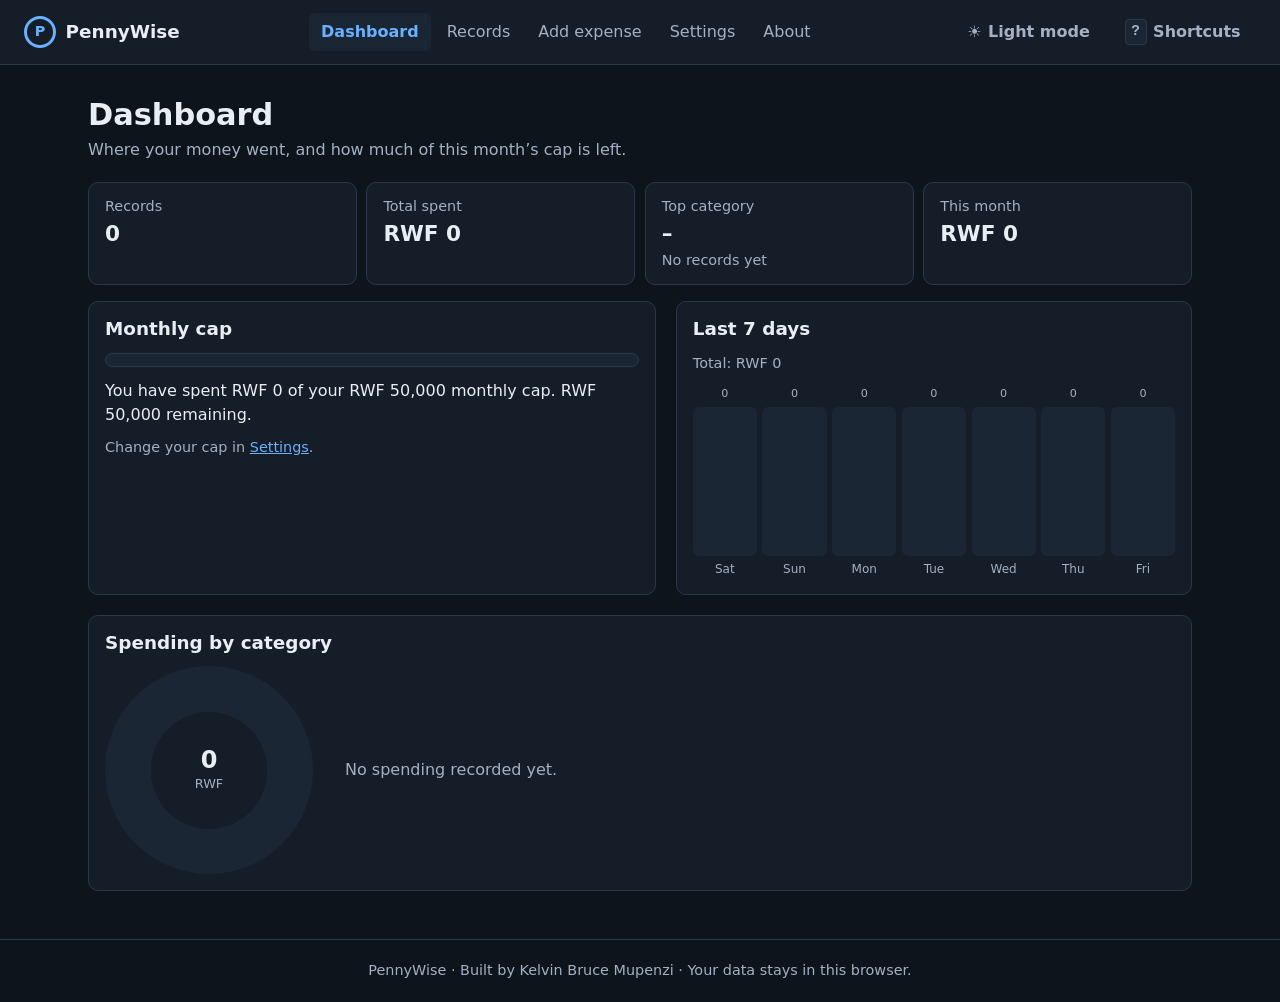
<file: index.html>
<!doctype html>
<html lang="en" data-theme="dark">
<head>
  <meta charset="utf-8">
  <meta name="viewport" content="width=device-width, initial-scale=1">
  <title>Dashboard · PennyWise</title>
  <meta name="description" content="PennyWise is a clean, accessible expense tracker for students. Track spending in RWF, search with regular expressions and stay under your monthly cap.">
  <meta name="color-scheme" content="dark light">
  <link rel="icon" href="assets/favicon.svg" type="image/svg+xml">
  <script>
    try {
      var savedSettings = JSON.parse(localStorage.getItem('pennywise:settings'));
      if (savedSettings && (savedSettings.theme === 'light' || savedSettings.theme === 'dark')) {
        document.documentElement.dataset.theme = savedSettings.theme;
      }
    } catch (error) {}
  </script>
  <link rel="stylesheet" href="styles/base.css">
  <link rel="stylesheet" href="styles/layout.css">
  <link rel="stylesheet" href="styles/components.css">
</head>
<body>
  <a class="skip-link" href="#main">Skip to main content</a>
  <header class="site-header">
    <p class="brand"><span class="brand-mark" aria-hidden="true">P</span>PennyWise</p>
    <nav class="site-nav" aria-label="Main">
      <ul>
        <li><a href="#dashboard" data-view="dashboard">Dashboard</a></li>
        <li><a href="#records" data-view="records">Records</a></li>
        <li><a href="#add" data-view="add">Add expense</a></li>
        <li><a href="#settings" data-view="settings">Settings</a></li>
        <li><a href="#about" data-view="about">About</a></li>
      </ul>
    </nav>
    <div class="header-actions">
      <button type="button" id="theme-toggle" class="btn ghost">
        <span id="theme-icon" aria-hidden="true">☀</span>
        <span class="btn-text" id="theme-label">Light mode</span>
      </button>
      <button type="button" id="help-btn" class="btn ghost" aria-haspopup="dialog">
        <kbd aria-hidden="true">?</kbd>
        <span class="btn-text">Shortcuts</span>
      </button>
    </div>
  </header>
  <main id="main" tabindex="-1">
    <section id="view-dashboard" class="view" aria-labelledby="h-dashboard">
      <header class="view-head">
        <h1 id="h-dashboard" tabindex="-1">Dashboard</h1>
        <p class="lead">Where your money went, and how much of this month’s cap is left.</p>
      </header>
      <dl class="stats">
        <div class="stat"><dt>Records</dt><dd id="stat-count">0</dd></div>
        <div class="stat"><dt>Total spent</dt><dd id="stat-total">–</dd></div>
        <div class="stat">
          <dt>Top category</dt>
          <dd id="stat-top">–</dd>
          <dd class="sub" id="stat-top-sub"></dd>
        </div>
        <div class="stat"><dt>This month</dt><dd id="stat-month">–</dd></div>
      </dl>
      <div class="dash-grid">
        <section class="panel cap-panel" aria-labelledby="h-cap">
          <h2 id="h-cap">Monthly cap</h2>
          <div class="meter" aria-hidden="true"><div class="meter-fill" id="meter-fill"></div></div>
          <p class="cap-message" id="cap-polite" role="status" aria-live="polite"></p>
          <p class="cap-message is-over" id="cap-assertive" role="alert" aria-live="assertive"></p>
          <p class="hint">Change your cap in <a href="#settings">Settings</a>.</p>
        </section>
        <section class="panel" aria-labelledby="h-trend">
          <h2 id="h-trend">Last 7 days</h2>
          <p class="hint" id="trend-total"></p>
          <div class="trend" id="trend" role="img" aria-label="Spending over the last 7 days"></div>
        </section>
        <section class="panel panel-wide" aria-labelledby="h-cats">
          <h2 id="h-cats">Spending by category</h2>
          <div class="cat-chart">
            <div class="donut is-empty" id="donut" aria-hidden="true">
              <div class="donut-center">
                <span id="donut-total"></span>
                <span class="donut-caption" id="donut-currency"></span>
              </div>
            </div>
            <ul class="legend" id="legend"></ul>
          </div>
        </section>
      </div>
    </section>
    <section id="view-records" class="view" aria-labelledby="h-records" hidden>
      <header class="view-head">
        <h1 id="h-records" tabindex="-1">Records</h1>
        <p class="lead">Search with a regular expression, sort, edit in place or delete.</p>
      </header>
      <div id="records-controls">
        <div class="toolbar">
          <div class="field grow">
            <label for="search-input">Search with a regex</label>
            <input id="search-input" type="search" spellcheck="false" autocomplete="off"
                   placeholder="e.g. (coffee|tea)" aria-describedby="search-help search-error">
          </div>
          <div class="field">
            <label for="sort-select">Sort by</label>
            <select id="sort-select">
              <option value="date-desc">Date, newest first</option>
              <option value="date-asc">Date, oldest first</option>
              <option value="description-asc">Description, A to Z</option>
              <option value="description-desc">Description, Z to A</option>
              <option value="amount-desc">Amount, high to low</option>
              <option value="amount-asc">Amount, low to high</option>
            </select>
          </div>
          <label class="check"><input type="checkbox" id="search-ci" checked> Ignore case</label>
        </div>
        <p class="hint" id="search-help">
          Try:
          <button type="button" class="chip" data-pattern="\.\d{2}\b">amounts with cents</button>
          <button type="button" class="chip" data-pattern="(coffee|tea)">coffee or tea</button>
          <button type="button" class="chip" data-pattern="\b(\w+)\s+\1\b">repeated word</button>
          <button type="button" class="chip" data-pattern="^moto">starts with “moto”</button>
        </p>
        <p class="error" id="search-error" role="alert"></p>
        <p class="hint" id="search-status" role="status" aria-live="polite"></p>
      </div>
      <div class="table-wrap" id="table-wrap">
        <table class="records-table" role="table">
          <caption class="sr-only">Expense records</caption>
          <thead role="rowgroup">
            <tr role="row">
              <th role="columnheader" scope="col" data-sortkey="date" aria-sort="descending">
                <button type="button" class="sort-btn">Date <span class="sort-ind" aria-hidden="true"></span></button>
              </th>
              <th role="columnheader" scope="col" data-sortkey="description" aria-sort="none">
                <button type="button" class="sort-btn">Description <span class="sort-ind" aria-hidden="true"></span></button>
              </th>
              <th role="columnheader" scope="col">Category</th>
              <th role="columnheader" scope="col" class="num" data-sortkey="amount" aria-sort="none">
                <button type="button" class="sort-btn">Amount (RWF) <span class="sort-ind" aria-hidden="true"></span></button>
              </th>
              <th role="columnheader" scope="col"><span class="sr-only">Actions</span></th>
            </tr>
          </thead>
          <tbody id="records-body" role="rowgroup"></tbody>
        </table>
      </div>
      <div class="empty" id="empty-state" hidden>
        <h2>No expenses yet</h2>
        <p>Add your first expense, or load sample expenses to see how everything works.</p>
        <div class="row">
          <a class="btn primary" href="#add">Add an expense</a>
          <button type="button" class="btn" id="load-sample-empty">Load sample data</button>
        </div>
      </div>
      <div class="empty" id="no-results" hidden>
        <h2>No matches</h2>
        <p>No record matches this pattern. Change it, or turn on “Ignore case”.</p>
      </div>
    </section>
    <section id="view-add" class="view" aria-labelledby="h-add" hidden>
      <header class="view-head">
        <h1 id="h-add" tabindex="-1">Add expense</h1>
        <p class="lead">Every field is checked as you type. Amounts are in RWF.</p>
      </header>
      <form id="expense-form" class="panel form" novalidate autocomplete="off">
        <div class="field">
          <label for="f-description">Description</label>
          <input id="f-description" type="text" maxlength="80" required
                 aria-describedby="f-description-hint f-description-warn f-description-error">
          <p class="hint" id="f-description-hint">For example, Lunch at cafeteria. No spaces at the start or end.</p>
          <p class="warn" id="f-description-warn"></p>
          <p class="error" id="f-description-error"></p>
        </div>
        <div class="field-row">
          <div class="field">
            <label for="f-amount">Amount (RWF)</label>
            <input id="f-amount" type="text" inputmode="decimal" required
                   aria-describedby="f-amount-hint f-amount-error">
            <p class="hint" id="f-amount-hint">Digits only, up to 2 decimals. For example, 1500 or 1500.50.</p>
            <p class="error" id="f-amount-error"></p>
          </div>
          <div class="field">
            <label for="f-category">Category</label>
            <input id="f-category" type="text" list="category-options" required
                   aria-describedby="f-category-hint f-category-error">
            <datalist id="category-options"></datalist>
            <p class="hint" id="f-category-hint">Pick one or type a new one. Letters, spaces and hyphens only.</p>
            <p class="error" id="f-category-error"></p>
          </div>
        </div>
        <div class="field">
          <label for="f-date">Date</label>
          <div class="input-row">
            <input id="f-date" type="text" inputmode="numeric" placeholder="YYYY-MM-DD" required
                   aria-describedby="f-date-hint f-date-error">
            <button type="button" class="btn" id="f-date-today">Use today</button>
          </div>
          <p class="hint" id="f-date-hint">Format: YYYY-MM-DD.</p>
          <p class="error" id="f-date-error"></p>
        </div>
        <div class="row">
          <button type="submit" class="btn primary">Save expense</button>
          <button type="reset" class="btn">Clear form</button>
        </div>
      </form>
    </section>
    <section id="view-settings" class="view" aria-labelledby="h-settings" hidden>
      <header class="view-head">
        <h1 id="h-settings" tabindex="-1">Settings</h1>
        <p class="lead">Your cap, exchange rates, categories, theme and data.</p>
      </header>
      <form id="settings-form" class="panel form" novalidate autocomplete="off" aria-labelledby="h-budget">
        <h2 id="h-budget">Budget and currency</h2>
        <div class="field">
          <label for="s-cap">Monthly cap (RWF)</label>
          <input id="s-cap" type="text" inputmode="decimal" aria-describedby="s-cap-error">
          <p class="error" id="s-cap-error"></p>
        </div>
        <div class="field">
          <label for="s-currency">Show totals in</label>
          <select id="s-currency">
            <option value="RWF">RWF – Rwandan franc (base)</option>
            <option value="USD">USD – US dollar</option>
            <option value="EUR">EUR – Euro</option>
          </select>
        </div>
        <fieldset class="field-row rates">
          <legend>Exchange rates (RWF for 1 unit). Update these by hand.</legend>
          <div class="field">
            <label for="s-rate-USD">1 USD =</label>
            <input id="s-rate-USD" type="text" inputmode="decimal" aria-describedby="s-rate-USD-error">
            <p class="error" id="s-rate-USD-error"></p>
          </div>
          <div class="field">
            <label for="s-rate-EUR">1 EUR =</label>
            <input id="s-rate-EUR" type="text" inputmode="decimal" aria-describedby="s-rate-EUR-error">
            <p class="error" id="s-rate-EUR-error"></p>
          </div>
        </fieldset>
        <div class="row"><button type="submit" class="btn primary">Save settings</button></div>
      </form>
      <section class="panel form" aria-labelledby="h-appearance">
        <h2 id="h-appearance">Appearance</h2>
        <div class="field">
          <label for="s-theme">Theme</label>
          <select id="s-theme">
            <option value="dark">Dark</option>
            <option value="light">Light</option>
          </select>
        </div>
      </section>
      <section class="panel form" aria-labelledby="h-categories">
        <h2 id="h-categories">Categories</h2>
        <ul class="cat-list" id="category-list"></ul>
        <form id="category-form" novalidate autocomplete="off">
          <div class="field">
            <label for="s-new-category">New category</label>
            <div class="input-row">
              <input id="s-new-category" type="text" aria-describedby="s-new-category-hint s-new-category-error">
              <button type="submit" class="btn">Add category</button>
            </div>
            <p class="hint" id="s-new-category-hint">Letters, spaces and hyphens only. Categories in use cannot be removed.</p>
            <p class="error" id="s-new-category-error"></p>
          </div>
        </form>
      </section>
      <section class="panel form" aria-labelledby="h-data">
        <h2 id="h-data">Your data</h2>
        <p class="hint">Everything is saved automatically in this browser. Export a JSON file to back it up or move it to another device.</p>
        <div class="field">
          <label for="import-file">Import a JSON file</label>
          <input id="import-file" type="file" accept="application/json,.json">
        </div>
        <div class="row">
          <button type="button" class="btn" id="export-btn">Export JSON</button>
          <button type="button" class="btn" id="load-sample">Load sample data</button>
          <button type="button" class="btn danger-outline" id="clear-data">Delete all expenses</button>
        </div>
        <div id="import-result" class="import-result" role="status" aria-live="polite"></div>
      </section>
    </section>
    <section id="view-about" class="view" aria-labelledby="h-about" hidden>
      <header class="view-head">
        <h1 id="h-about" tabindex="-1">About PennyWise</h1>
        <p class="lead">A simple, private expense tracker for students.</p>
      </header>
      <section class="panel prose" aria-labelledby="h-purpose">
        <h2 id="h-purpose">Purpose</h2>
        <p>PennyWise helps students track their finances. Log what you spend, see where it goes, search your history with regular expressions and stay under a monthly cap. Everything runs in your browser and your data never leaves your device.</p>
      </section>
      <section class="panel prose" aria-labelledby=""h-contact">
        <h2 id="h-contact">Contact</h2>
        <p>Built by Kelvin Bruce Mupenzi.</p>
        <ul class="contact">
          <li>GitHub: <a href="https://github.com/kelvinbruce110" rel="noopener">github.com/kelvinbruce110</a></li>
          <li>Email: <a href="mailto:b.mupenzi1@alustudent.com">b.mupenzi1@alustudent.com</a></li>
        </ul>
      </section>
      <section class="panel prose" aria-labelledby="h-how">
        <h2 id="h-how">Good to know</h2>
        <ul>
          <li>Amounts are stored in Rwandan francs (RWF). USD and EUR use the rates you set in Settings.</li>
          <li>Press <kbd>?</kbd> anywhere to see the keyboard shortcuts.</li>
          <li>The search box accepts real regular expressions, like <code>(coffee|tea)</code>.</li>
        </ul>
      </section>
    </section>
  </main>
  <footer class="site-footer">
    <p>PennyWise · Built by Kelvin Bruce Mupenzi · Your data stays in this browser.</p>
  </footer>
  <dialog id="confirm-dialog" aria-labelledby="confirm-title" aria-describedby="confirm-message">
    <form method="dialog">
      <h2 id="confirm-title"></h2>
      <p id="confirm-message"></p>
      <div class="row end">
        <button type="submit" class="btn" value="cancel" autofocus>Cancel</button>
        <button type="submit" class="btn danger" id="confirm-ok" value="ok">Confirm</button>
      </div>
    </form>
  </dialog>
  <dialog id="help-dialog" aria-labelledby="help-title">
    <form method="dialog">
      <h2 id="help-title">Keyboard shortcuts</h2>
      <p class="hint">Shortcuts work when you are not typing in a field.</p>
      <table class="shortcuts">
        <caption class="sr-only">Keyboard shortcuts</caption>
        <thead><tr><th scope="col">Keys</th><th scope="col">Action</th></tr></thead>
        <tbody>
          <tr><td><kbd>1</kbd> to <kbd>5</kbd></td><td>Go to Dashboard, Records, Add expense, Settings or About</td></tr>
          <tr><td><kbd>n</kbd></td><td>Add a new expense</td></tr>
          <tr><td><kbd>/</kbd></td><td>Search your records</td></tr>
          <tr><td><kbd>d</kbd></td><td>Switch between dark and light mode</td></tr>
          <tr><td><kbd>?</kbd></td><td>Open this panel</td></tr>
          <tr><td><kbd>Esc</kbd></td><td>Close a panel, or cancel an inline edit</td></tr>
          <tr><td><kbd>Enter</kbd></td><td>Save an inline edit</td></tr>
        </tbody>
      </table>
      <div class="row end"><button type="submit" class="btn primary" value="close" autofocus>Close</button></div>
    </form>
  </dialog>
  <div class="toasts">
    <div id="toast-polite" class="toast" role="status" aria-live="polite"></div>
    <div id="toast-alert" class="toast is-alert" role="alert" aria-live="assertive"></div>
  </div>
  <script src="scripts/validators.js"></script>
  <script src="scripts/storage.js"></script>
  <script src="scripts/state.js"></script>
  <script src="scripts/search.js"></script>
  <script src="scripts/ui.js"></script>
  <script src="scripts/main.js"></script>
</body>
</html>
</file>
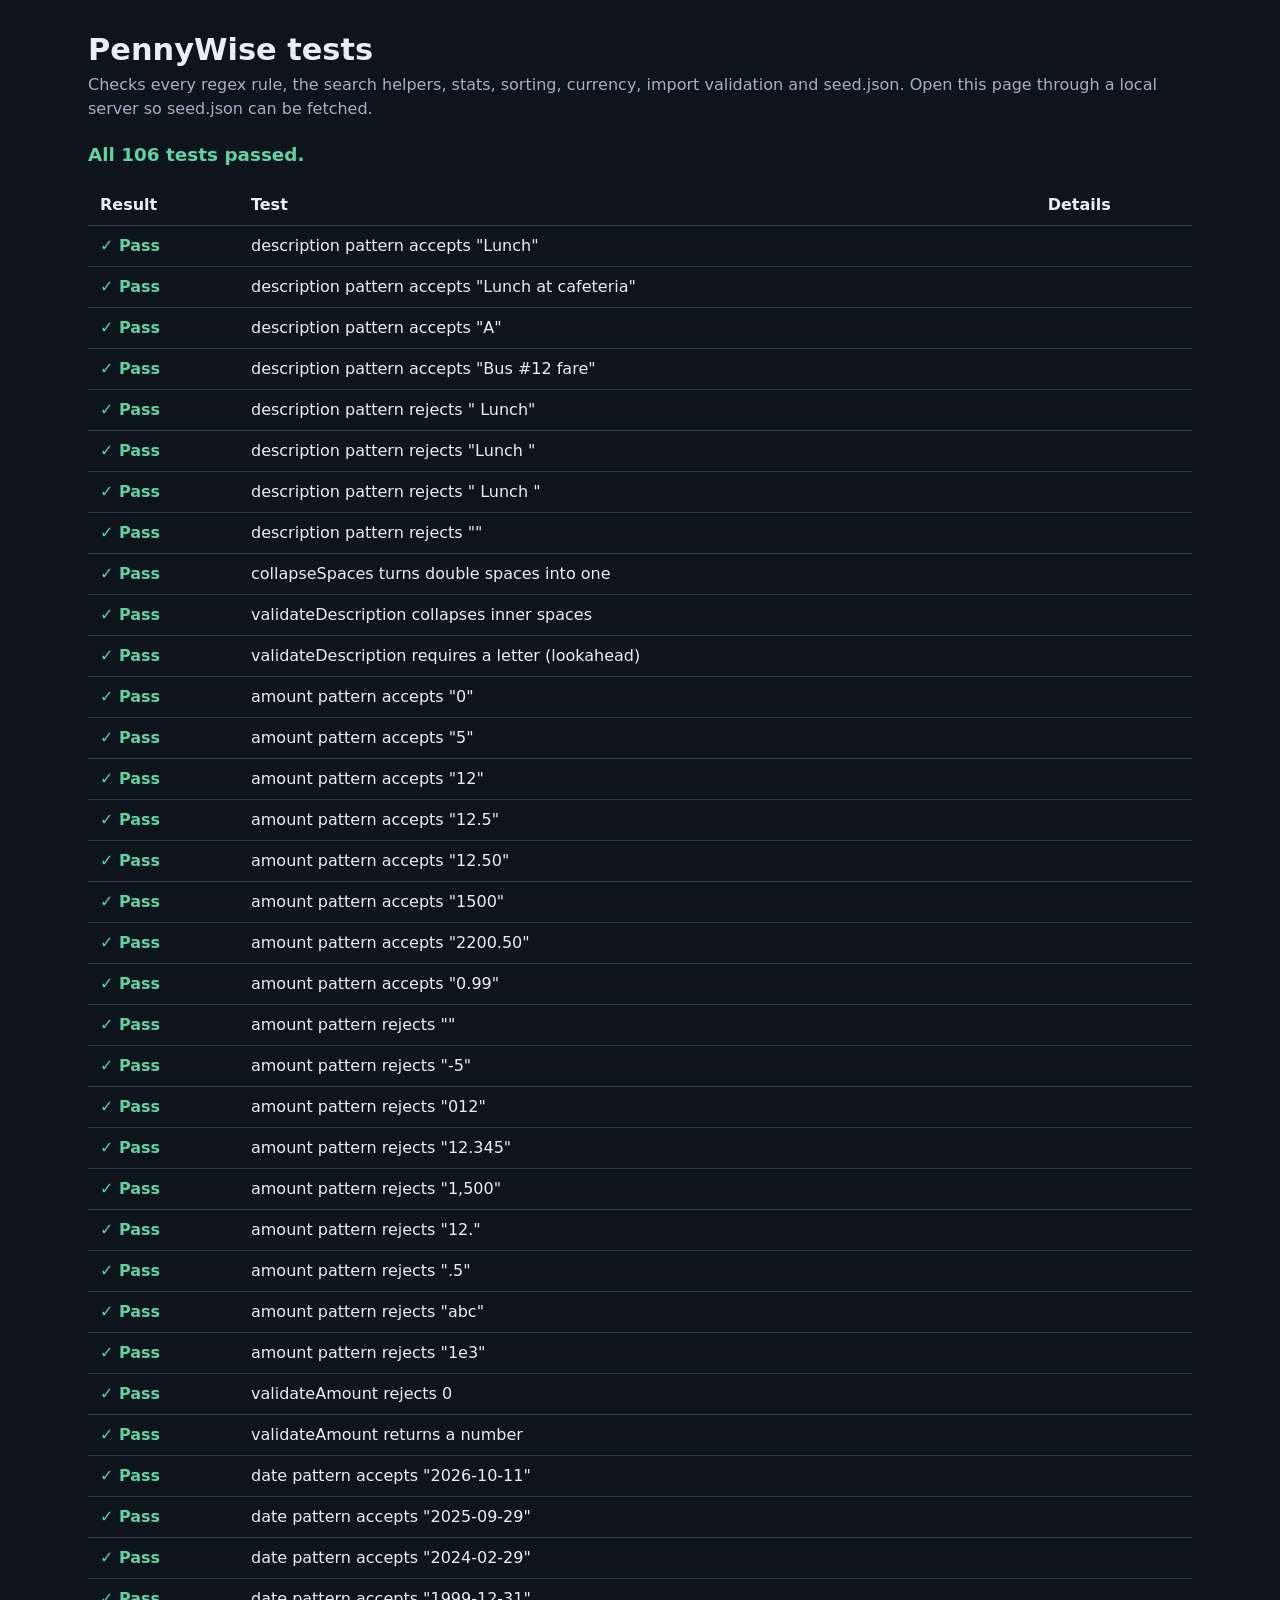
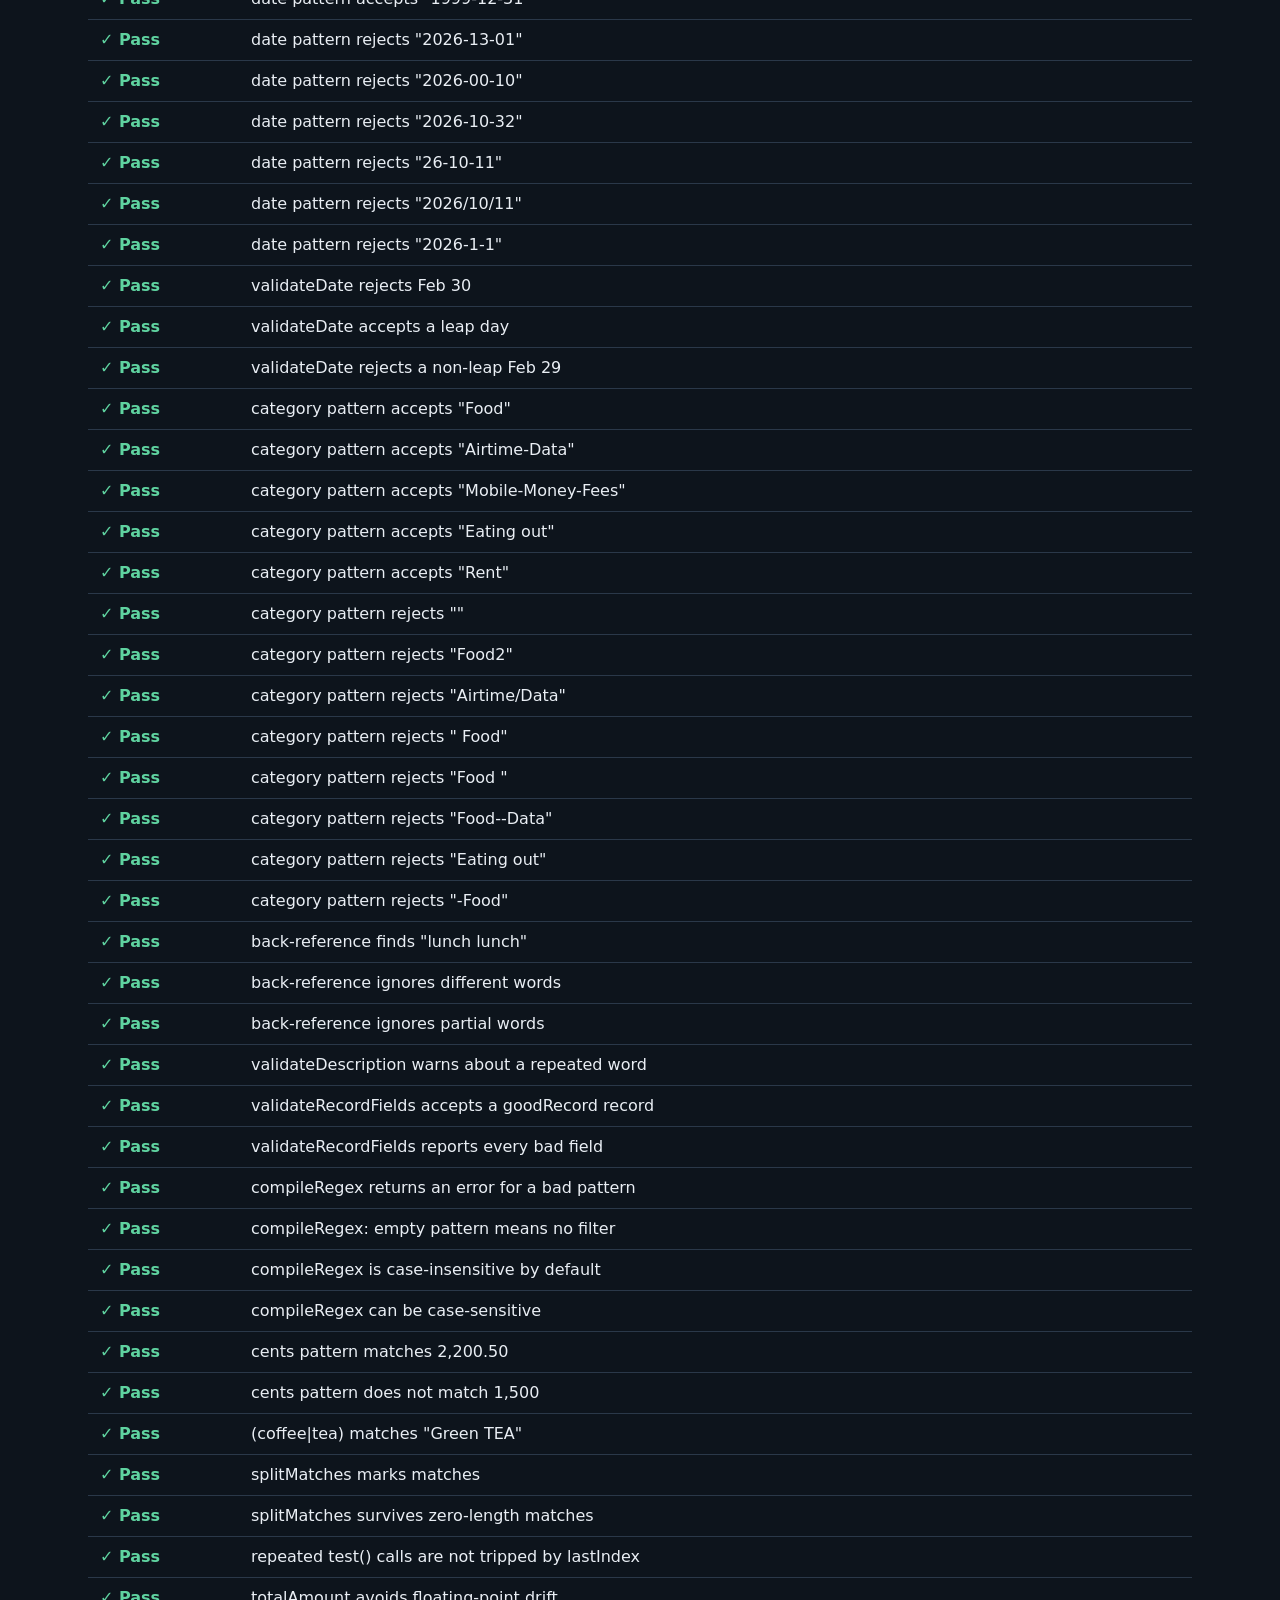
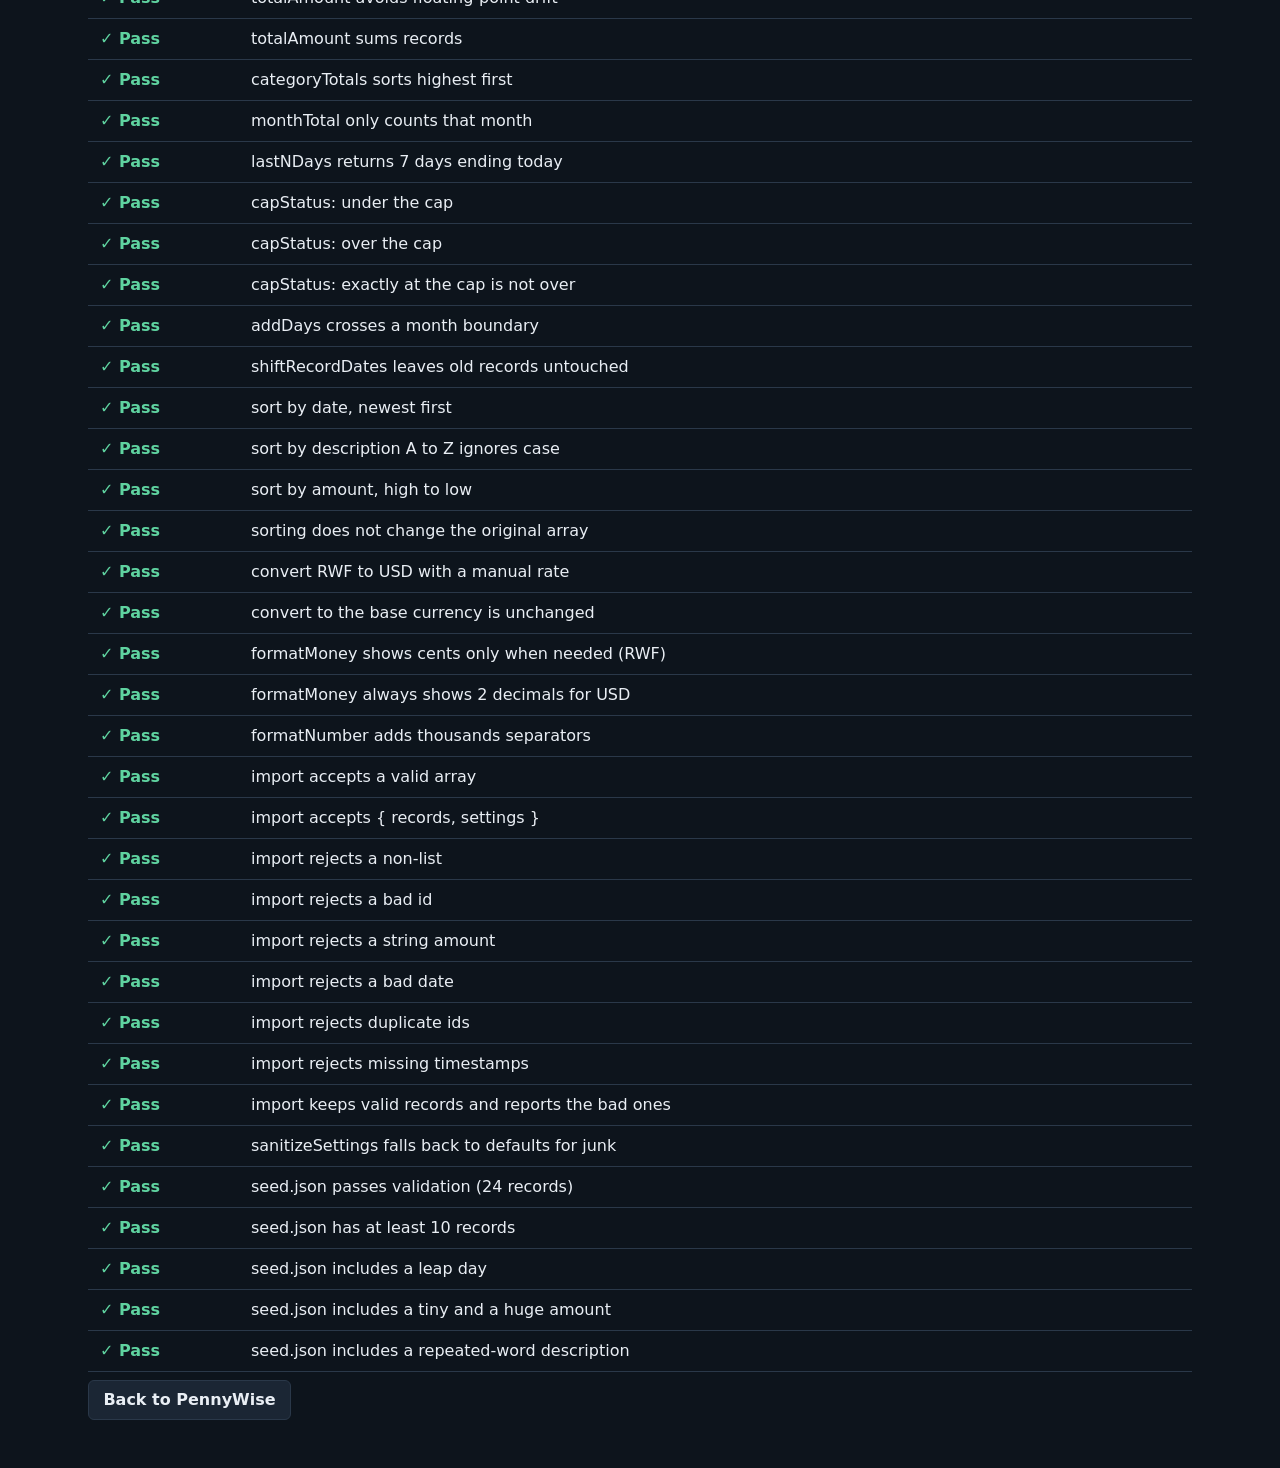
<file: tests.html>
<!doctype html>
<html lang="en" data-theme="dark">
<head>
  <meta charset="utf-8">
  <meta name="viewport" content="width=device-width, initial-scale=1">
  <title>Tests · PennyWise</title>
  <link rel="icon" href="assets/favicon.svg" type="image/svg+xml">
  <link rel="stylesheet" href="styles/base.css">
  <link rel="stylesheet" href="styles/layout.css">
  <link rel="stylesheet" href="styles/components.css">
  <style>
    .results { width: 100%; border-collapse: collapse; }
    .results th, .results td { text-align: left; padding: 0.5rem 0.75rem; border-bottom: 1px solid var(--border); vertical-align: top; }
    .pass { color: #5fd3a0; font-weight: 700; }
    .fail { color: var(--danger); font-weight: 700; }
    .summary { font-size: 1.15rem; font-weight: 700; margin: 1rem 0; }
  </style>
</head>
<body>
  <main id="main" tabindex="-1">
    <header class="view-head">
      <h1>PennyWise tests</h1>
      <p class="lead">Checks every regex rule, the search helpers, stats, sorting, currency, import validation and seed.json. Open this page through a local server so seed.json can be fetched.</p>
    </header>
    <p class="summary" id="summary" role=""status" aria-live="polite">Running tests…</p>
    <table class="results">
      <caption class="sr-only">Test results</caption>
      <thead><tr><th scope="col">Result</th><th scope="col">Test</th><th scope="col">Details</th></tr></thead>
      <tbody id="results"></tbody>
    </table>
    <p class="row"><a class="btn" href="index.html">Back to PennyWise</a></p>
  </main>

  <script src="scripts/validators.js"></script>
  <script src="scripts/storage.js"></script>
  <script src="scripts/state.js"></script>
  <script src="scripts/search.js"></script>
  <script>
    const results = [];

    function test(name, check) {
      try {
        const outcome = check();
        results.push({ name: name, pass: outcome === true, details: outcome === true ? '' : 'returned ' + JSON.stringify(outcome) });
      } catch (error) {
        results.push({ name: name, pass: false, details: error.message });
      }
    }

    function same(actual, expected) {
      return JSON.stringify(actual) === JSON.stringify(expected) || 'got ' + JSON.stringify(actual) + ', expected ' + JSON.stringify(expected);
    }

    ['Lunch', 'Lunch at cafeteria', 'A', 'Bus #12 fare'].forEach(function (text) {
      test('description pattern accepts "' + text + '"', function () { return PATTERNS.description.test(text); });
    });
    [' Lunch', 'Lunch ', '  Lunch  ', ''].forEach(function (text) {
      test('description pattern rejects "' + text + '"', function () { return !PATTERNS.description.test(text); });
    });
    test('collapseSpaces turns double spaces into one', function () { return same(collapseSpaces('Lunch   at  cafeteria'), 'Lunch at cafeteria'); });
    test('validateDescription collapses inner spaces', function () { return same(validateDescription('Lunch   at cafeteria').value, 'Lunch at cafeteria'); });
    test('validateDescription requires a letter (lookahead)', function () { return !validateDescription('12345').valid && validateDescription('Bus 12').valid; });

    ['0', '5', '12', '12.5', '12.50', '1500', '2200.50', '0.99'].forEach(function (text) {
      test('amount pattern accepts "' + text + '"', function () { return PATTERNS.amount.test(text); });
    });
    ['', '-5', '012', '12.345', '1,500', '12.', '.5', 'abc', '1e3'].forEach(function (text) {
      test('amount pattern rejects "' + text + '"', function () { return !PATTERNS.amount.test(text); });
    });
    test('validateAmount rejects 0', function () { return !validateAmount('0').valid; });
    test('validateAmount returns a number', function () { return same(validateAmount('12.50').value, 12.5); });

    ['2026-10-11', '2025-09-29', '2024-02-29', '1999-12-31'].forEach(function (text) {
      test('date pattern accepts "' + text + '"', function () { return PATTERNS.date.test(text); });
    });
    ['2026-13-01', '2026-00-10', '2026-10-32', '26-10-11', '2026/10/11', '2026-1-1'].forEach(function (text) {
      test('date pattern rejects "' + text + '"', function () { return !PATTERNS.date.test(text); });
    });
    test('validateDate rejects Feb 30', function () { return !validateDate('2026-02-30').valid; });
    test('validateDate accepts a leap day', function () { return validateDate('2024-02-29').valid; });
    test('validateDate rejects a non-leap Feb 29', function () { return !validateDate('2026-02-29').valid; });

    ['Food', 'Airtime-Data', 'Mobile-Money-Fees', 'Eating out', 'Rent'].forEach(function (text) {
      test('category pattern accepts "' + text + '"', function () { return PATTERNS.category.test(text); });
    });
    ['', 'Food2', 'Airtime/Data', ' Food', 'Food ', 'Food--Data', 'Eating  out', '-Food'].forEach(function (text) {
      test('category pattern rejects "' + text + '"', function () { return !PATTERNS.category.test(text); });
    });

    test('back-reference finds "lunch lunch"', function () { return same('Lunch lunch today'.match(PATTERNS.duplicateWord)[1], 'Lunch'); });
    test('back-reference ignores different words', function () { return !PATTERNS.duplicateWord.test('Lunch at cafeteria'); });
    test('back-reference ignores partial words', function () { return !PATTERNS.duplicateWord.test('the other'); });
    test('validateDescription warns about a repeated word', function () { return validateDescription('Samosa samosa and tea').warning.toLowerCase().includes('samosa'); });

    test('validateRecordFields accepts a goodRecord record', function () {
      return validateRecordFields({ description: 'Lunch', amount: '1500', category: 'Food', date: '2026-10-11' }).valid;
    });
    test('validateRecordFields reports every bad field', function () {
      const result = validateRecordFields({ description: ' x', amount: '-1', category: 'F1', date: 'nope' });
      return same(Object.keys(result.errors).sort(), ['amount', 'category', 'date', 'description']);
    });

    test('compileRegex returns an error for a bad pattern', function () { return compileRegex('(unclosed', true).error.indexOf('Invalid pattern') === 0; });
    test('compileRegex: empty pattern means no filter', function () { return compileRegex('', true).regex === null; });
    test('compileRegex is case-insensitive by default', function () { return compileRegex('coffee', true).regex.flags.indexOf('i') !== -1; });
    test('compileRegex can be case-sensitive', function () { return compileRegex('coffee', false).regex.flags.indexOf('i') === -1; });
    test('cents pattern matches 2,200.50', function () { return recordMatches(compileRegex('\\.\\d{2}\\b', true).regex, ['2,200.50']); });
    test('cents pattern does not match 1,500', function () { return !recordMatches(compileRegex('\\.\\d{2}\\b', true).regex, ['1,500']); });
    test('(coffee|tea) matches "Green TEA"', function () { return recordMatches(compileRegex('(coffee|tea)', true).regex, ['Green TEA']); });
    test('splitMatches marks matches', function () {
      return same(splitMatches('Coffee and tea', compileRegex('(coffee|tea)', true).regex),
        [{ text: 'Coffee', match: true }, { text: ' and ', match: false }, { text: 'tea', match: true }]);
    });
    test('splitMatches survives zero-length matches', function () { return splitMatches('abc', compileRegex('x*', true).regex).length > 0; });
    test('repeated test() calls are not tripped by lastIndex', function () {
      const regex = compileRegex('a', true).regex;
      return recordMatches(regex, ['a']) && recordMatches(regex, ['a']);
    });

    const sample = [
      { id: 'rec_0001', amount: 1500, category: 'Food', date: '2026-10-11' },
      { id: 'rec_0002', amount: 2200.5, category: 'Food', date: '2026-10-11' },
      { id: 'rec_0003', amount: 1000, category: 'Transport', date: '2026-10-10' },
      { id: 'rec_0004', amount: 999, category: 'Books', date: '2026-09-30' }
    ];
    test('totalAmount avoids floating-point drift', function () { return same(totalAmount([{ amount: 0.1 }, { amount: 0.2 }]), 0.3); });
    test('totalAmount sums records', function () { return same(totalAmount(sample), 5699.5); });
    test('categoryTotals sorts highest first', function () { return same(categoryTotals(sample)[0], { category: 'Food', total: 3700.5, count: 2 }); });
    test('monthTotal only counts that month', function () { return same(monthTotal(sample, '2026-10'), 4700.5); });
    test('lastNDays returns 7 days ending today', function () {
      const days = lastNDays(sample, 7, new Date(2026, 9, 11));
      return same([days.length, days[6].date, days[6].total, days[5].total, days[0].date], [7, '2026-10-11', 3700.5, 1000, '2026-10-05']);
    });
    test('capStatus: under the cap', function () { const s = capStatus(42101.25, 50000); return !s.over && s.remaining === 7898.75; });
    test('capStatus: over the cap', function () { const s = capStatus(52000, 50000); return s.over && s.remaining === -2000; });
    test('capStatus: exactly at the cap is not over', function () { return !capStatus(50000, 50000).over; });
    test('addDays crosses a month boundary', function () { return same(addDays('2026-10-01', -1), '2026-09-30'); });
    test('shiftRecordDates leaves old records untouched', function () {
      const moved = shiftRecordDates([{ date: '2024-02-29' }, { date: '2026-10-03' }, { date: '2026-10-05' }], '2026-10-13');
      return same(moved.map(function (r) { return r.date; }), ['2024-02-29', '2026-10-11', '2026-10-13']);
    });

    const sortable = [
      { id: 'rec_0001', description: 'banana', amount: 5, date: '2026-01-02', createdAt: 'a' },
      { id: 'rec_0002', description: 'Apple', amount: 50, date: '2026-01-01', createdAt: 'b' },
      { id: 'rec_0003', description: 'cherry', amount: 10, date: '2026-01-03', createdAt: 'c' }
    ];
    test('sort by date, newest first', function () { return same(sortRecords(sortable, 'date', 'desc').map(function (r) { return r.id; }), ['rec_0003', 'rec_0001', 'rec_0002']); });
    test('sort by description A to Z ignores case', function () { return same(sortRecords(sortable, 'description', 'asc').map(function (r) { return r.description; }), ['Apple', 'banana', 'cherry']); });
    test('sort by amount, high to low', function () { return same(sortRecords(sortable, 'amount', 'desc').map(function (r) { return r.amount; }), [50, 10, 5]); });
    test('sorting does not change the original array', function () { sortRecords(sortable, 'amount', 'asc'); return sortable[0].id === 'rec_0001'; });

    test('convert RWF to USD with a manual rate', function () { return same(convertAmount(14500, 'USD', { USD: 1450 }), 10); });
    test('convert to the base currency is unchanged', function () { return same(convertAmount(1500, 'RWF', { USD: 1450 }), 1500); });
    test('formatMoney shows cents only when needed (RWF)', function () { return same([formatMoney(1500, 'RWF'), formatMoney(2200.5, 'RWF')], ['RWF 1,500', 'RWF 2,200.50']); });
    test('formatMoney always shows 2 decimals for USD', function () { return same(formatMoney(10, 'USD'), 'USD 10.00'); });
    test('formatNumber adds thousands separators', function () { return same(formatNumber(8500), '8,500'); });

    const goodRecord = { id: 'rec_0001', description: 'Lunch', amount: 1500, category: 'Food', date: '2026-10-11', createdAt: '2026-10-11T10:00:00.000Z', updatedAt: '2026-10-11T10:00:00.000Z' };
    test('import accepts a valid array', function () { return validateImportPayload([goodRecord]).ok; });
    test('import accepts { records, settings }', function () { return validateImportPayload({ records: [goodRecord], settings: { cap: 70000 } }).settings.cap === 70000; });
    test('import rejects a non-list', function () { return !validateImportPayload({ hello: 'world' }).ok; });
    test('import rejects a bad id', function () { return !validateImportPayload([Object.assign({}, goodRecord, { id: 'abc' })]).ok; });
    test('import rejects a string amount', function () { return !validateImportPayload([Object.assign({}, goodRecord, { amount: '15' })]).ok; });
    test('import rejects a bad date', function () { return !validateImportPayload([Object.assign({}, goodRecord, { date: '2026-13-40' })]).ok; });
    test('import rejects duplicate ids', function () { return !validateImportPayload([goodRecord, goodRecord]).ok; });
    test('import rejects missing timestamps', function () { return !validateImportPayload([Object.assign({}, goodRecord, { createdAt: undefined })]).ok; });
    test('import keeps valid records and reports the bad ones', function () {
      const result = validateImportPayload([goodRecord, Object.assign({}, goodRecord, { id: 'rec_0002', amount: -1 })]);
      return result.records.length === 1 && result.errors.length === 1;
    });
    test('sanitizeSettings falls back to defaults for junk', function () {
      const s = sanitizeSettings({ cap: 'lots', theme: 'neon', rates: { USD: -3 }, categories: ['Ok', 'Bad1'] });
      return same([s.cap, s.theme, s.rates.USD, s.categories], [50000, 'dark', 1450, ['Ok']]);
    });

    function showResults() {
      const body = document.getElementById('results');
      results.forEach(function (r) {
        const row = document.createElement('tr');
        const status = document.createElement('td');
        status.className = r.pass ? 'pass' : 'fail';
        status.textContent = r.pass ? '✓ Pass' : '✗ Fail';
        const name = document.createElement('td');
        name.textContent = r.name;
        const details = document.createElement('td');
        details.textContent = r.details;
        row.append(status, name, details);
        body.append(row);
      });
      const passed = results.filter(function (r) { return r.pass; }).length;
      const summary = document.getElementById('summary');
      const allPassed = passed === results.length;
      summary.textContent = allPassed ? 'All ' + results.length + ' tests passed.' : (results.length - passed) + ' of ' + results.length + ' tests failed.';
      summary.className = 'summary ' + (allPassed ? 'pass' : 'fail');
      document.title = passed + '/' + results.length + ' · PennyWise tests';
    }

    fetch('seed.json')
      .then(function (response) { return response.text(); })
      .then(function (text) {
        const seed = parseImport(text);
        test('seed.json passes validation (' + seed.records.length + ' records)', function () { return seed.ok || seed.errors.join('; '); });
        test('seed.json has at least 10 records', function () { return seed.records.length >= 10; });
        test('seed.json includes a leap day', function () { return seed.records.some(function (r) { return r.date === '2024-02-29'; }); });
        test('seed.json includes a tiny and a huge amount', function () {
          return seed.records.some(function (r) { return r.amount < 0.05; }) && seed.records.some(function (r) { return r.amount > 100000000; });
        });
        test('seed.json includes a repeated-word description', function () {
          return seed.records.some(function (r) { return PATTERNS.duplicateWord.test(r.description); });
        });
      })
      .catch(function (error) {
        test('seed.json can be fetched (use a local server)', function () { return error.message; });
      })
      .then(showResults);
  </script>
</body>
</html>
</file>
<file: styles/base.css>
:root {
  --bg: #0d141c;
  --surface: #141d28;
  --surface-2: #1b2634;
  --border: #2a3849;
  --control-border: #72869e;
  --text: #e9eef4;
  --text-muted: #a3b1c2;
  --accent: #6ab0ff;
  --accent-ink: #07121f;
  --danger: #ff8a8a;
  --warn: #f2b866;
  --focus: #ffd166;
  --mark-bg: #ffe08a;
  --mark-ink: #1b1500;
  --c1: #4f9cf7;
  --c2: #34c38f;
  --c3: #f5b041;
  --c4: #ef6f6c;
  --c5: #a78bfa;
  --c6: #22b8cf;
  --c7: #f783ac;
  --c8: #94d82d;
  --c9: #adb5bd;
  --radius: 10px;
  --font: system-ui, -apple-system, "Segoe UI", Roboto, Arial, sans-serif;
}

:root[data-theme="light"] {
  --bg: #f4f7fb;
  --surface: #ffffff;
  --surface-2: #eaf0f7;
  --border: #cfd9e5;
  --control-border: #677a92;
  --text: #15202c;
  --text-muted: #46566a;
  --accent: #1c5dc0;
  --accent-ink: #ffffff;
  --danger: #b42318;
  --warn: #8a5300;
  --focus: #b45309;
}

* { box-sizing: border-box; }
[hidden] { display: none !important; }

body {
  margin: 0;
  min-height: 100vh;
  display: flex;
  flex-direction: column;
  background: var(--bg);
  color: var(--text);
  font: 1rem/1.5 var(--font);
}

h1, h2 { margin: 0; line-height: 1.2; }
h1 { font-size: 1.6rem; }
h2 { font-size: 1.15rem; }
p { margin: 0; }
a { color: var(--accent); }
code, kbd { font-family: ui-monospace, Consolas, monospace; font-size: 0.9em; }
code { background: var(--surface-2); padding: 0.1em 0.35em; border-radius: 4px; }
kbd { background: var(--surface-2); border: 1px solid var(--border); border-radius: 4px; padding: 0.05em 0.4em; }
mark { background: var(--mark-bg); color: var(--mark-ink); padding: 0 0.15em; border-radius: 3px; }

:focus-visible { outline: 3px solid var(--focus); outline-offset: 2px; }
[tabindex="-1"]:focus { outline: none; }

.sr-only {
  position: absolute;
  width: 1px;
  height: 1px;
  margin: -1px;
  overflow: hidden;
  clip: rect(0 0 0 0);
  white-space: nowrap;
}

.skip-link {
  position: absolute;
  left: 0.75rem;
  top: -4rem;
  z-index: 100;
  background: var(--accent);
  color: var(--accent-ink);
  padding: 0.6rem 0.9rem;
  border-radius: 6px;
  font-weight: 600;
}
.skip-link:focus { top: 0.75rem; }

.muted { color: var(--text-muted); }

@media (min-width: 768px) {
  h1 { font-size: 1.9rem; }
}
</file>
<file: styles/layout.css>
.site-header {
  display: grid;
  grid-template-columns: 1fr auto;
  gap: 0.5rem;
  align-items: center;
  padding: 0.75rem 1rem;
  background: var(--surface);
  border-bottom: 1px solid var(--border);
}
.brand { display: flex; align-items: center; gap: 0.6rem; font-weight: 700; font-size: 1.15rem; }
.brand-mark {
  display: grid;
  place-items: center;
  width: 2rem;
  height: 2rem;
  border: 3px solid var(--accent);
  border-radius: 50%;
  color: var(--accent);
  font-size: 0.9rem;
}
.header-actions { display: flex; gap: 0.25rem; }
.site-nav { grid-column: 1 / -1; order: 3; }
.site-nav ul { display: flex; flex-wrap: wrap; gap: 0.25rem; list-style: none; margin: 0; padding: 0; }
.site-nav a {
  display: inline-block;
  padding: 0.45rem 0.75rem;
  border-radius: 6px;
  color: var(--text-muted);
  text-decoration: none;
}
.site-nav a:hover { background: var(--surface-2); color: var(--text); }
.site-nav a[aria-current="page"] { background: var(--surface-2); color: var(--accent); font-weight: 700; }

main { flex: 1; width: 100%; max-width: 72rem; margin: 0 auto; padding: 1.25rem 1rem 2.5rem; }
.view-head { margin-bottom: 1.25rem; }
.lead { color: var(--text-muted); margin-top: 0.3rem; }
.site-footer { padding: 1.25rem 1rem; text-align: center; color: var(--text-muted); font-size: 0.9rem; border-top: 1px solid var(--border); }

.panel {
  background: var(--surface);
  border: 1px solid var(--border);
  border-radius: var(--radius);
  padding: 1rem;
  margin-bottom: 1rem;
}
.panel > h2 { margin-bottom: 0.75rem; }
.prose { max-width: 70ch; }
.prose ul { padding-left: 1.2rem; }
.contact { list-style: none; padding: 0; }
.row { display: flex; flex-wrap: wrap; gap: 0.6rem; align-items: center; margin-top: 0.5rem; }
.row.end { justify-content: flex-end; }

.stats { display: grid; grid-template-columns: 1fr; gap: 0.6rem; margin: 0 0 1rem; }
.stat { background: var(--surface); border: 1px solid var(--border); border-radius: var(--radius); padding: 0.8rem 1rem; }
.stat dt { color: var(--text-muted); font-size: 0.9rem; }
.stat dd { margin: 0; }
.stat dd:first-of-type { font-size: 1.35rem; font-weight: 700; overflow-wrap: anywhere; }
.stat .sub { color: var(--text-muted); font-size: 0.9rem; }

.dash-grid { display: grid; gap: 1rem; }
.dash-grid .panel { margin-bottom: 0; }

@media (min-width: 360px) {
  .stats { grid-template-columns: 1fr 1fr; }
}

@media (min-width: 768px) {
  main { padding: 2rem 1.5rem 3rem; }
  .site-header { grid-template-columns: auto 1fr auto; padding: 0.75rem 1.5rem; }
  .site-nav { grid-column: auto; order: 0; justify-self: center; }
  .stats { grid-template-columns: repeat(4, 1fr); }
  .dash-grid { grid-template-columns: 1fr 1fr; }
  .panel-wide { grid-column: 1 / -1; }
}

@media (min-width: 1024px) {
  .dash-grid { grid-template-columns: 1.1fr 1fr; gap: 1.25rem; }
}
</file>
<file: styles/components.css>
.btn {
  display: inline-flex;
  align-items: center;
  justify-content: center;
  gap: 0.4rem;
  min-height: 2.5rem;
  padding: 0.4rem 0.9rem;
  font: inherit;
  font-weight: 600;
  color: var(--text);
  text-decoration: none;
  background: var(--surface-2);
  border: 1px solid var(--border);
  border-radius: 6px;
  cursor: pointer;
  transition: border-color 0.15s ease, background-color 0.15s ease;
}
.btn:hover { border-color: var(--accent); }
.btn.primary { background: var(--accent); border-color: var(--accent); color: var(--accent-ink); }
.btn.danger { background: var(--danger); border-color: var(--danger); color: #1a0505; }
.btn.danger-outline { background: transparent; border-color: var(--danger); color: var(--danger); }
.btn.ghost { background: transparent; border-color: transparent; color: var(--text-muted); min-width: 2.75rem; }
.btn.ghost:hover { color: var(--text); border-color: var(--border); }
.btn.small { min-height: 2.25rem; padding: 0.3rem 0.7rem; font-size: 0.9rem; }
.btn:disabled { opacity: 0.5; cursor: not-allowed; }
.btn-text {
  position: absolute;
  width: 1px;
  height: 1px;
  margin: -1px;
  overflow: hidden;
  clip: rect(0 0 0 0);
  white-space: nowrap;
}
.chip {
  font: inherit;
  font-size: 0.85rem;
  color: var(--accent);
  background: transparent;
  border: 1px solid var(--border);
  border-radius: 999px;
  padding: 0.15rem 0.65rem;
  margin: 0.15rem 0.15rem 0 0;
  cursor: pointer;
}
.chip:hover { border-color: var(--accent); }

.form { display: grid; gap: 1rem; }
.form > h2 { margin-bottom: 0; }
.field { display: grid; gap: 0.3rem; min-width: 0; align-content: start; }
.field-row { display: grid; gap: 1rem; }
.input-row { display: flex; gap: 0.5rem; }
.input-row input { flex: 1; min-width: 0; }
label { font-weight: 600; font-size: 0.95rem; }
input[type="text"], input[type="search"], select {
  width: 100%;
  min-height: 2.75rem;
  padding: 0.5rem 0.7rem;
  font: inherit;
  color: var(--text);
  background: var(--bg);
  border: 1px solid var(--control-border);
  border-radius: 6px;
}
input[type="file"] { width: 100%; min-width: 0; font: inherit; color: var(--text); }
input[aria-invalid="true"] { border-color: var(--danger); }
.check { display: flex; align-items: center; gap: 0.5rem; min-height: 2.75rem; }
.check input { width: 1.15rem; height: 1.15rem; }
fieldset { border: 0; padding: 0; margin: 0; min-width: 0; }
legend { font-weight: 600; font-size: 0.95rem; padding: 0; margin-bottom: 0.5rem; }
.hint { color: var(--text-muted); font-size: 0.9rem; }
.error { color: var(--danger); font-size: 0.9rem; font-weight: 600; }
.warn { color: var(--warn); font-size: 0.9rem; font-weight: 600; }
.error:empty, .warn:empty { display: none; }

.meter { height: 0.9rem; background: var(--surface-2); border: 1px solid var(--border); border-radius: 999px; overflow: hidden; }
.meter-fill { height: 100%; width: 0; background: var(--accent); transition: width 0.6s ease, background-color 0.3s ease; }
.meter-fill.is-near { background: var(--warn); }
.meter-fill.is-over { background: var(--danger); }
.cap-message { margin-top: 0.75rem; }
.cap-message:empty { display: none; }
.cap-message.is-over { color: var(--danger); font-weight: 700; }
.cap-panel .hint { margin-top: 0.6rem; }

.trend { display: grid; grid-template-columns: repeat(7, 1fr); gap: 0.35rem; height: 10.5rem; margin-top: 0.75rem; }
.trend-col { display: grid; grid-template-rows: auto 1fr auto; gap: 0.25rem; text-align: center; min-width: 0; }
.trend-value { font-size: 0.7rem; color: var(--text-muted); }
.trend-track { display: flex; align-items: flex-end; background: var(--surface-2); border-radius: 6px; overflow: hidden; }
.trend-bar { width: 100%; background: var(--accent); transform-origin: bottom; animation: grow 0.6s ease both; }
.trend-day { font-size: 0.75rem; color: var(--text-muted); }

.cat-chart { display: grid; gap: 1.25rem; justify-items: center; }
.donut { position: relative; width: 11rem; height: 11rem; border-radius: 50%; background: var(--surface-2); }
.donut::after { content: ""; position: absolute; inset: 22%; border-radius: 50%; background: var(--surface); }
.donut-center { position: absolute; inset: 0; z-index: 1; display: grid; place-content: center; text-align: center; }
.donut-center span:first-child { font-size: 1.5rem; font-weight: 700; line-height: 1.1; }
.donut-caption { color: var(--text-muted); font-size: 0.8rem; }
.legend { list-style: none; margin: 0; padding: 0; width: 100%; display: grid; gap: 0.7rem; }
.legend-item { display: grid; grid-template-columns: auto 1fr auto; gap: 0.15rem 0.6rem; align-items: center; }
.legend-swatch { width: 0.85rem; height: 0.85rem; border-radius: 3px; }
.legend-name { overflow-wrap: anywhere; }
.legend-value { color: var(--text-muted); font-size: 0.9rem; text-align: right; }
.legend-bar { grid-column: 2 / -1; height: 0.35rem; background: var(--surface-2); border-radius: 999px; overflow: hidden; }
.legend-bar span { display: block; height: 100%; }

.toolbar { display: grid; gap: 0.75rem; margin-bottom: 0.5rem; }
#search-status { margin: 0.25rem 0 0.75rem; }
.sort-btn { all: unset; cursor: pointer; font-weight: 700; }
.sort-btn:focus-visible { outline: 3px solid var(--focus); outline-offset: 3px; }
.sort-ind { color: var(--accent); font-size: 0.7rem; }

.records-table { width: 100%; border-collapse: collapse; }
.records-table thead { display: none; }
.records-table, .records-table tbody, .records-table tr, .records-table td { display: block; }
.records-table tr {
  background: var(--surface);
  border: 1px solid var(--border);
  border-radius: var(--radius);
  padding: 0.5rem 0.9rem;
  margin-bottom: 0.7rem;
}
.records-table td {
  display: flex;
  justify-content: space-between;
  align-items: baseline;
  gap: 1rem;
  padding: 0.35rem 0;
  text-align: right;
  overflow-wrap: anywhere;
}
.records-table td::before { content: attr(data-label); flex: none; color: var(--text-muted); font-size: 0.85rem; text-align: left; }
.records-table td.cell-main { font-weight: 600; }
.records-table td.num .converted { display: block; }
.records-table td.cell-actions { justify-content: flex-end; gap: 0.5rem; margin-top: 0.3rem; padding-top: 0.6rem; border-top: 1px solid var(--border); }
.records-table td.cell-actions::before { content: none; }
.records-table tr.is-editing { border-color: var(--accent); }
.cell-field { flex: 1; min-width: 0; text-align: left; display: grid; gap: 0.2rem; }
.new-row { animation: flash 1.6s ease-out; }

.empty { text-align: center; padding: 2rem 1rem; background: var(--surface); border: 1px dashed var(--border); border-radius: var(--radius); }
.empty p { color: var(--text-muted); margin: 0.4rem auto 0; max-width: 46ch; }
.empty .row { justify-content: center; margin-top: 1rem; }

.rates { display: grid; gap: 1rem; }
.cat-list { list-style: none; margin: 0 0 1rem; padding: 0; display: grid; gap: 0.4rem; }
.cat-item { display: grid; grid-template-columns: 1fr auto; gap: 0.1rem 0.75rem; align-items: center; padding: 0.5rem 0.75rem; background: var(--surface-2); border-radius: 6px; }
.cat-name { font-weight: 600; }
.cat-item .muted { font-size: 0.85rem; }
.cat-item .btn { grid-row: 1 / span 2; grid-column: 2; }
.import-result:empty { display: none; }
.error-list { margin: 0.4rem 0 0; padding-left: 1.2rem; color: var(--danger); font-size: 0.9rem; }

dialog {
  width: min(32rem, calc(100vw - 2rem));
  padding: 1.25rem;
  color: var(--text);
  background: var(--surface);
  border: 1px solid var(--border);
  border-radius: var(--radius);
}
dialog::backdrop { background: rgb(5 10 16 / 0.65); }
dialog h2 { margin-bottom: 0.5rem; }
dialog p { color: var(--text-muted); }
.shortcuts { width: 100%; border-collapse: collapse; margin-top: 0.75rem; }
.shortcuts th, .shortcuts td { text-align: left; padding: 0.45rem 0.5rem; border-bottom: 1px solid var(--border); vertical-align: top; }
.shortcuts th { color: var(--text-muted); font-size: 0.85rem; }
.shortcuts td:first-child { white-space: nowrap; }

.toasts { position: fixed; left: 0.75rem; right: 0.75rem; bottom: 0.75rem; z-index: 50; display: grid; gap: 0.5rem; pointer-events: none; }
.toast {
  max-width: 34rem;
  width: 100%;
  margin: 0 auto;
  padding: 0.75rem 1rem;
  background: var(--surface-2);
  border: 1px solid var(--accent);
  border-radius: var(--radius);
  opacity: 0;
  visibility: hidden;
  transition: opacity 0.2s ease, visibility 0.2s;
}
.toast.is-alert { border-color: var(--danger); }
.toast.show { opacity: 1; visibility: visible; }

@keyframes grow { from { transform: scaleY(0); } to { transform: scaleY(1); } }
@keyframes flash { from { background: var(--surface-2); } }

@media (prefers-reduced-motion: reduce) {
  * { animation: none !important; transition: none !important; }
}

@media (min-width: 768px) {
  .btn-text { position: static; width: auto; height: auto; margin: 0; overflow: visible; clip: auto; white-space: normal; }
  .cat-chart { grid-template-columns: auto 1fr; justify-items: stretch; align-items: center; gap: 2rem; }
  .field-row { grid-template-columns: 1fr 1fr; }
  .form { max-width: 44rem; }
  .toolbar { grid-template-columns: 1fr auto auto; align-items: end; }
  .toast { margin: 0 0 0 auto; }
  .table-wrap { background: var(--surface); border: 1px solid var(--border); border-radius: var(--radius); overflow-x: auto; }
  .records-table { display: table; }
  .records-table thead { display: table-header-group; }
  .records-table tbody { display: table-row-group; }
  .records-table tr { display: table-row; padding: 0; margin: 0; border: 0; border-radius: 0; background: transparent; }
  .records-table tbody tr { border-bottom: 1px solid var(--border); }
  .records-table th { text-align: left; padding: 0.75rem 0.9rem; background: var(--surface-2); color: var(--text-muted); font-size: 0.9rem; white-space: nowrap; }
  .records-table td { display: table-cell; padding: 0.7rem 0.9rem; text-align: left; vertical-align: middle; }
  .records-table td::before { content: none; }
  .records-table th.num, .records-table td.num { text-align: right; }
  .records-table td.cell-actions { text-align: right; white-space: nowrap; border-top: 0; margin: 0; }
  .records-table td.cell-actions .btn + .btn { margin-left: 0.4rem; }
  .records-table tr.is-editing { background: var(--surface-2); }
  .records-table .cell-field input { min-width: 6rem; }
  .records-table td.cell-main .cell-field input { min-width: 12rem; }
}

@media (min-width: 1024px) {
  .donut { width: 13rem; height: 13rem; }
  .legend { grid-template-columns: 1fr 1fr; column-gap: 1.5rem; }
  .trend { height: 12rem; }
}
</file>
